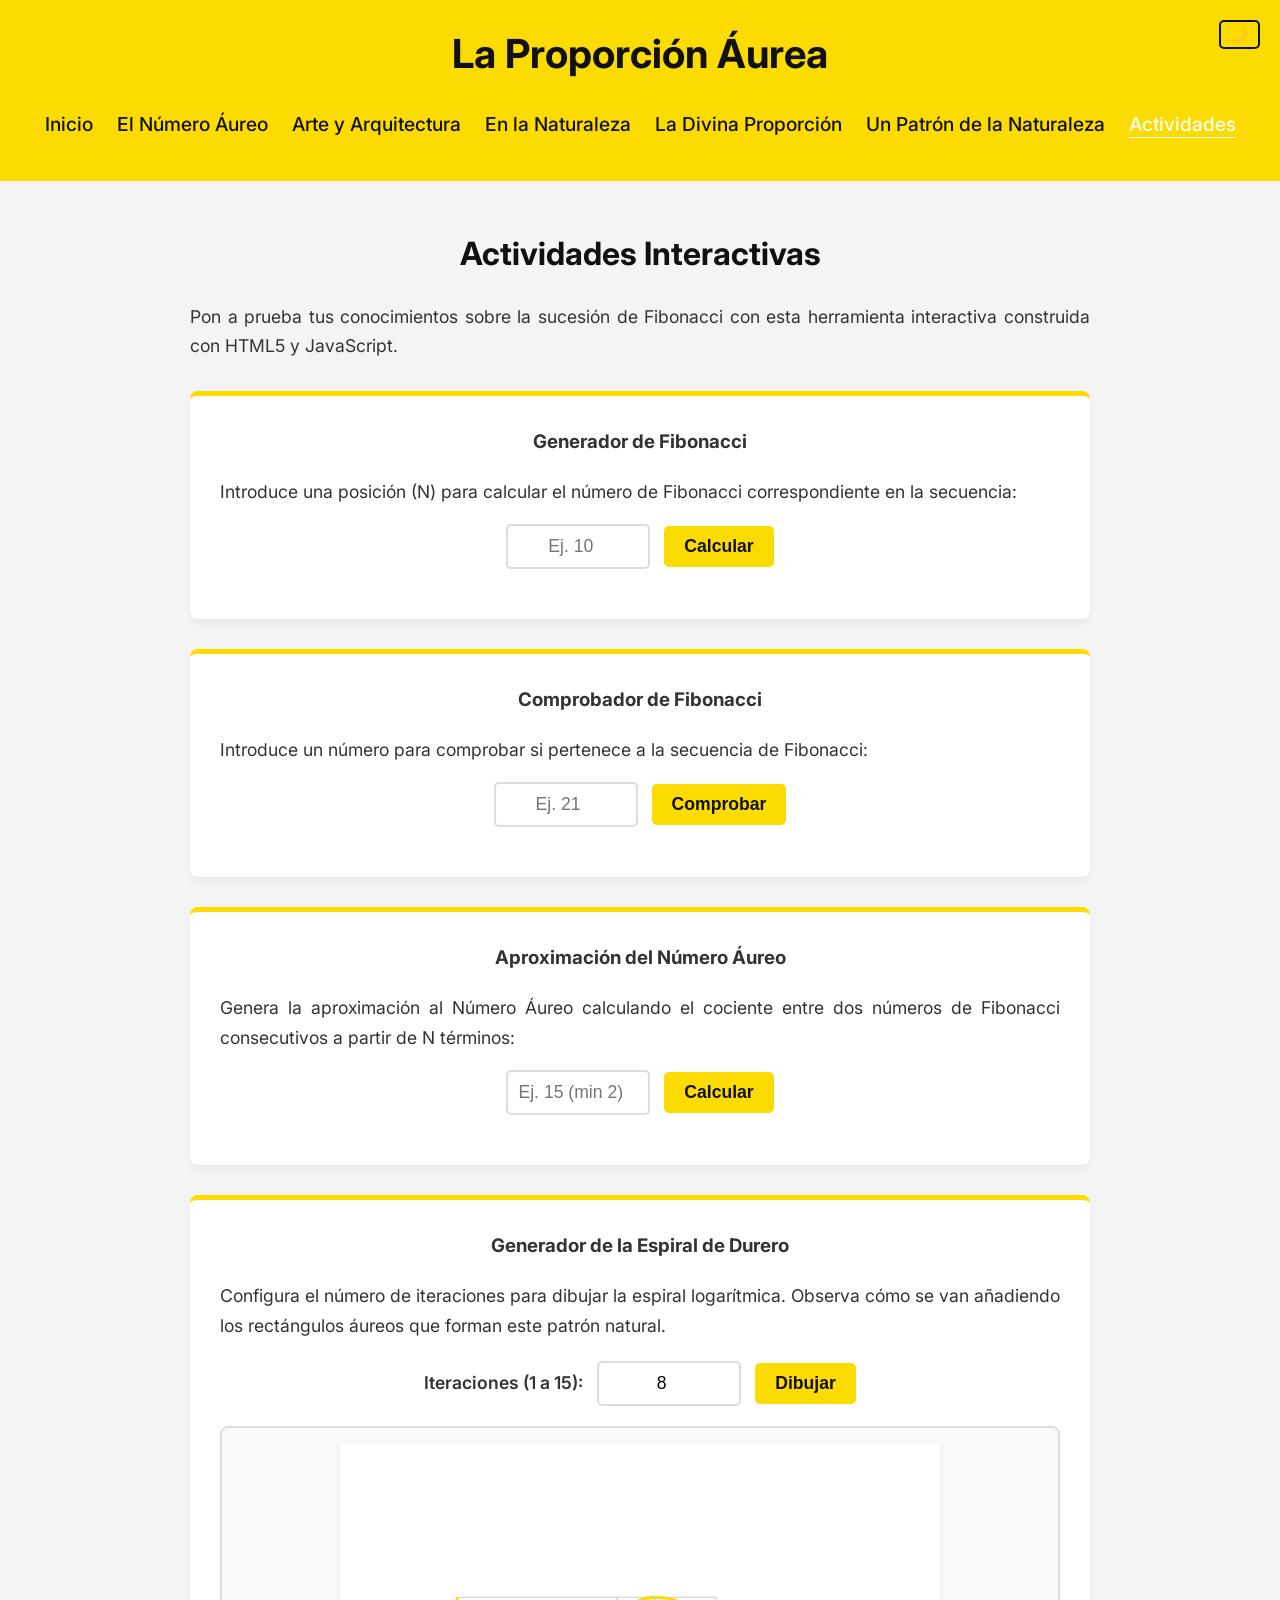
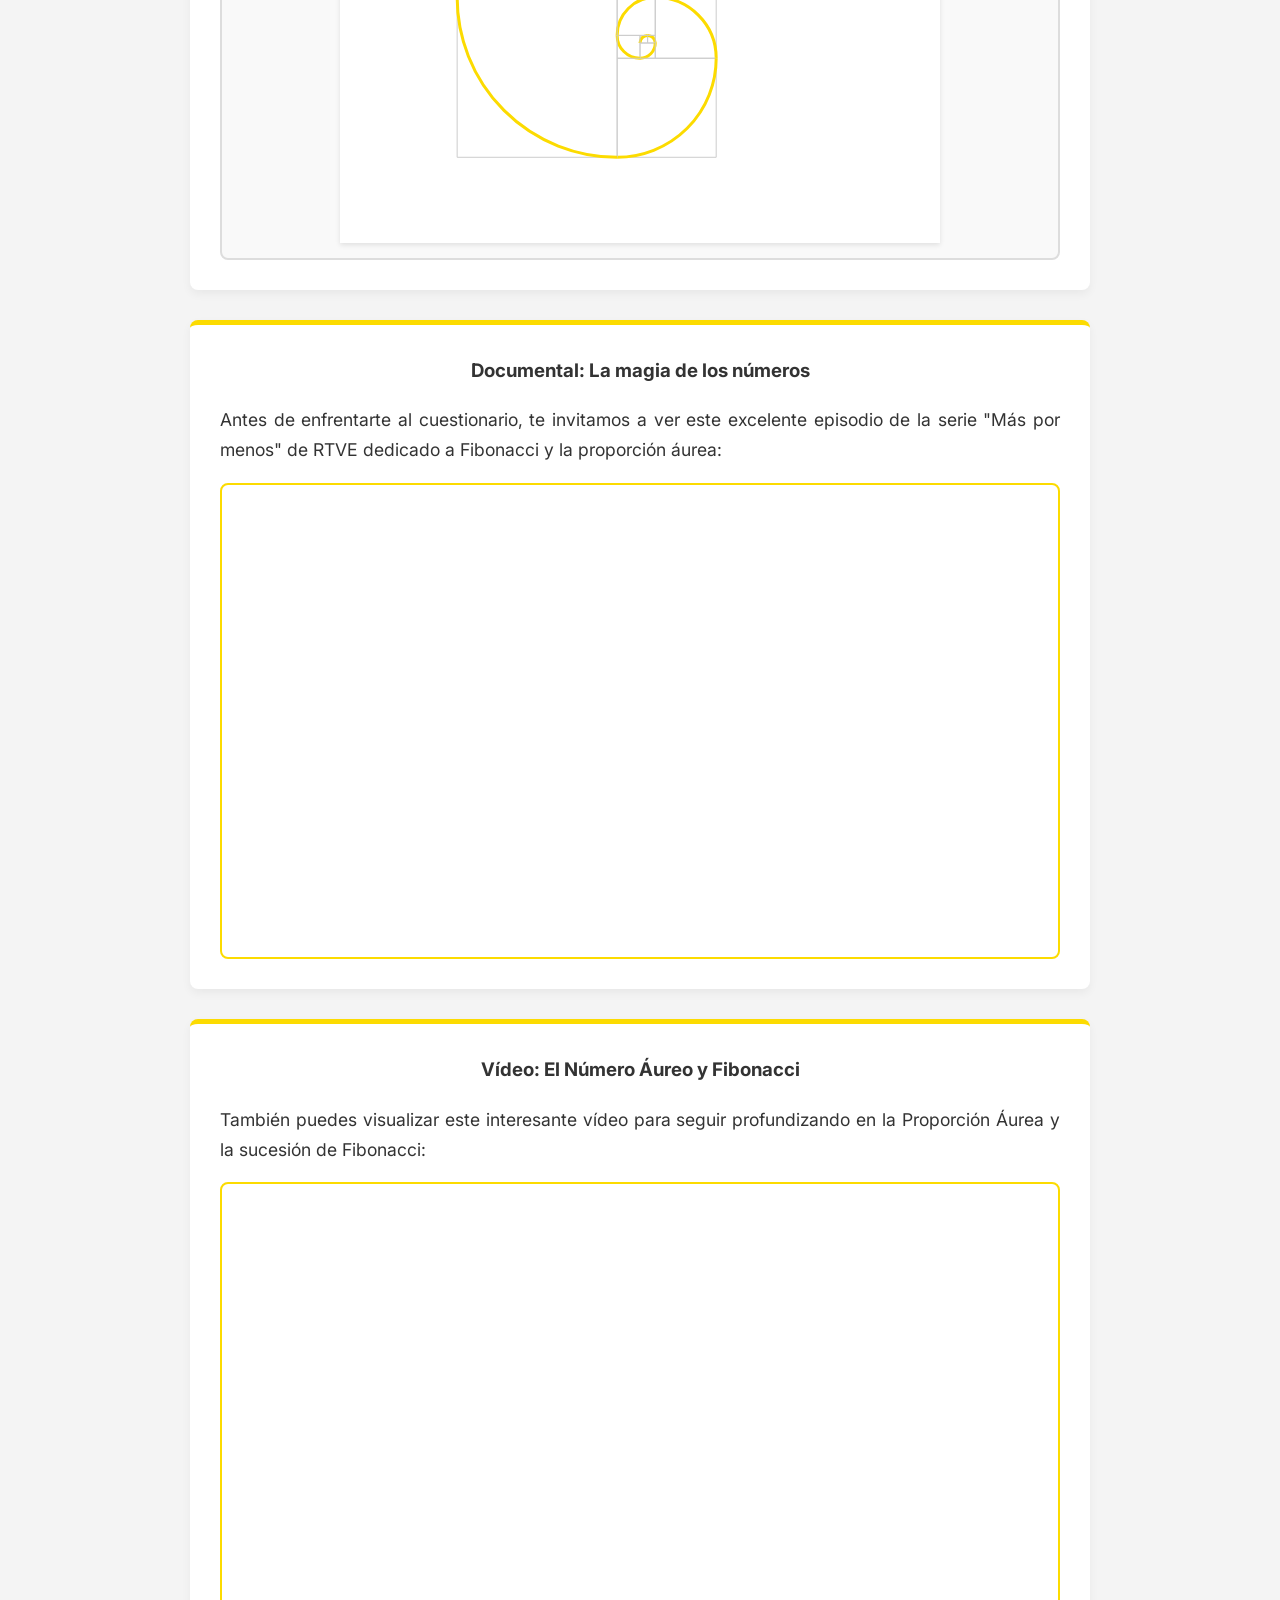
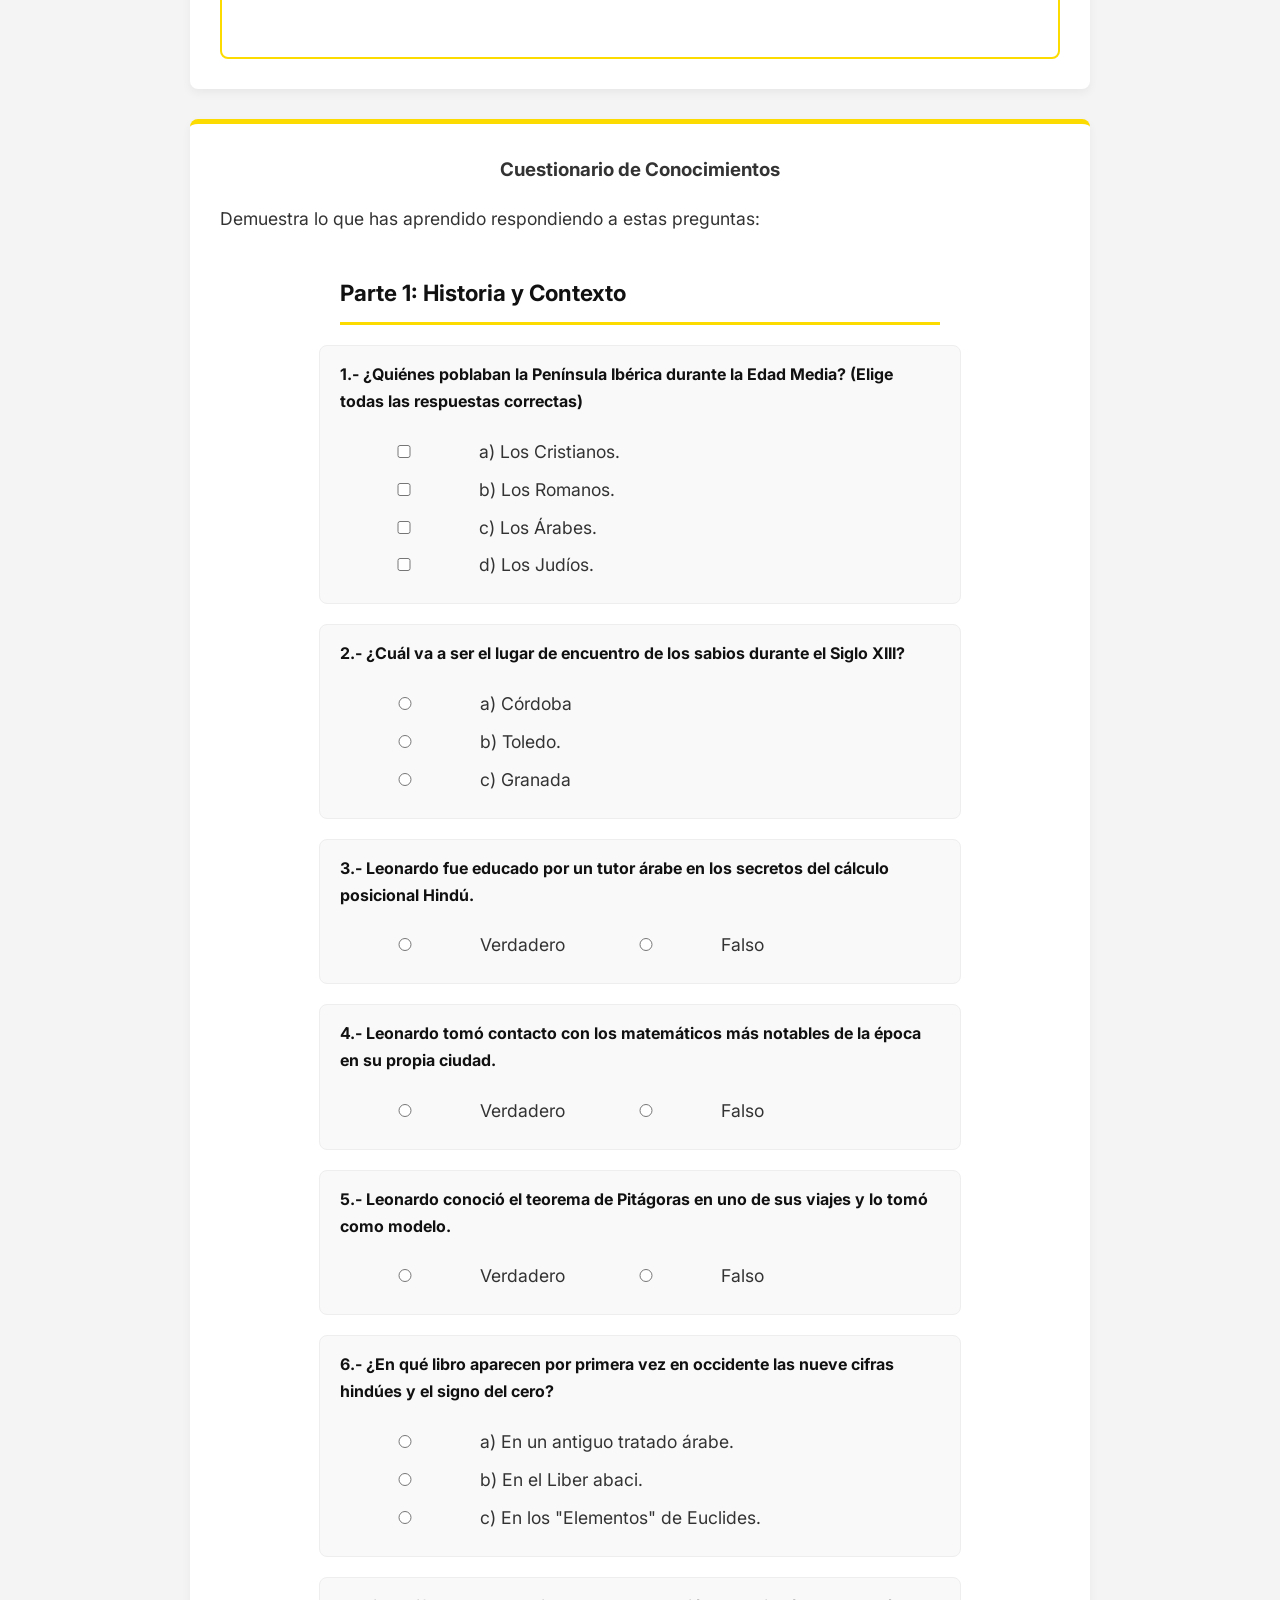
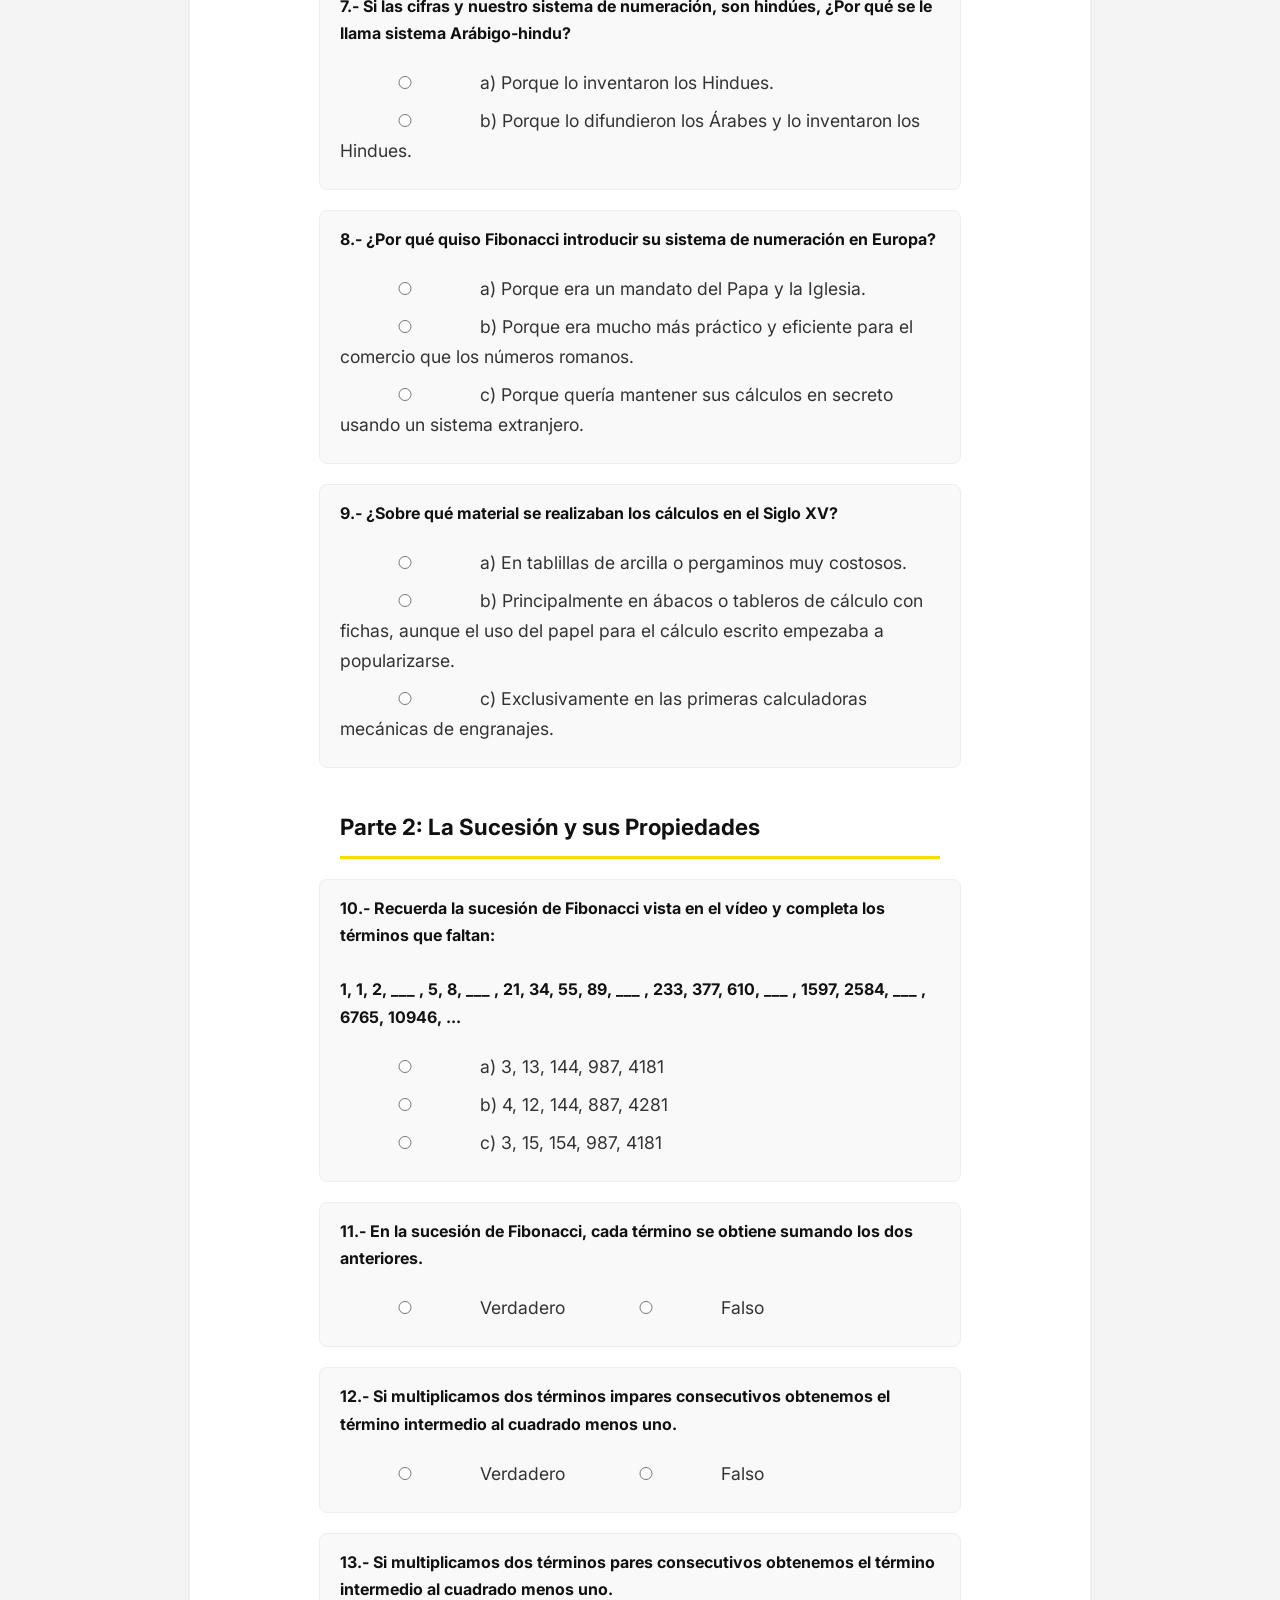
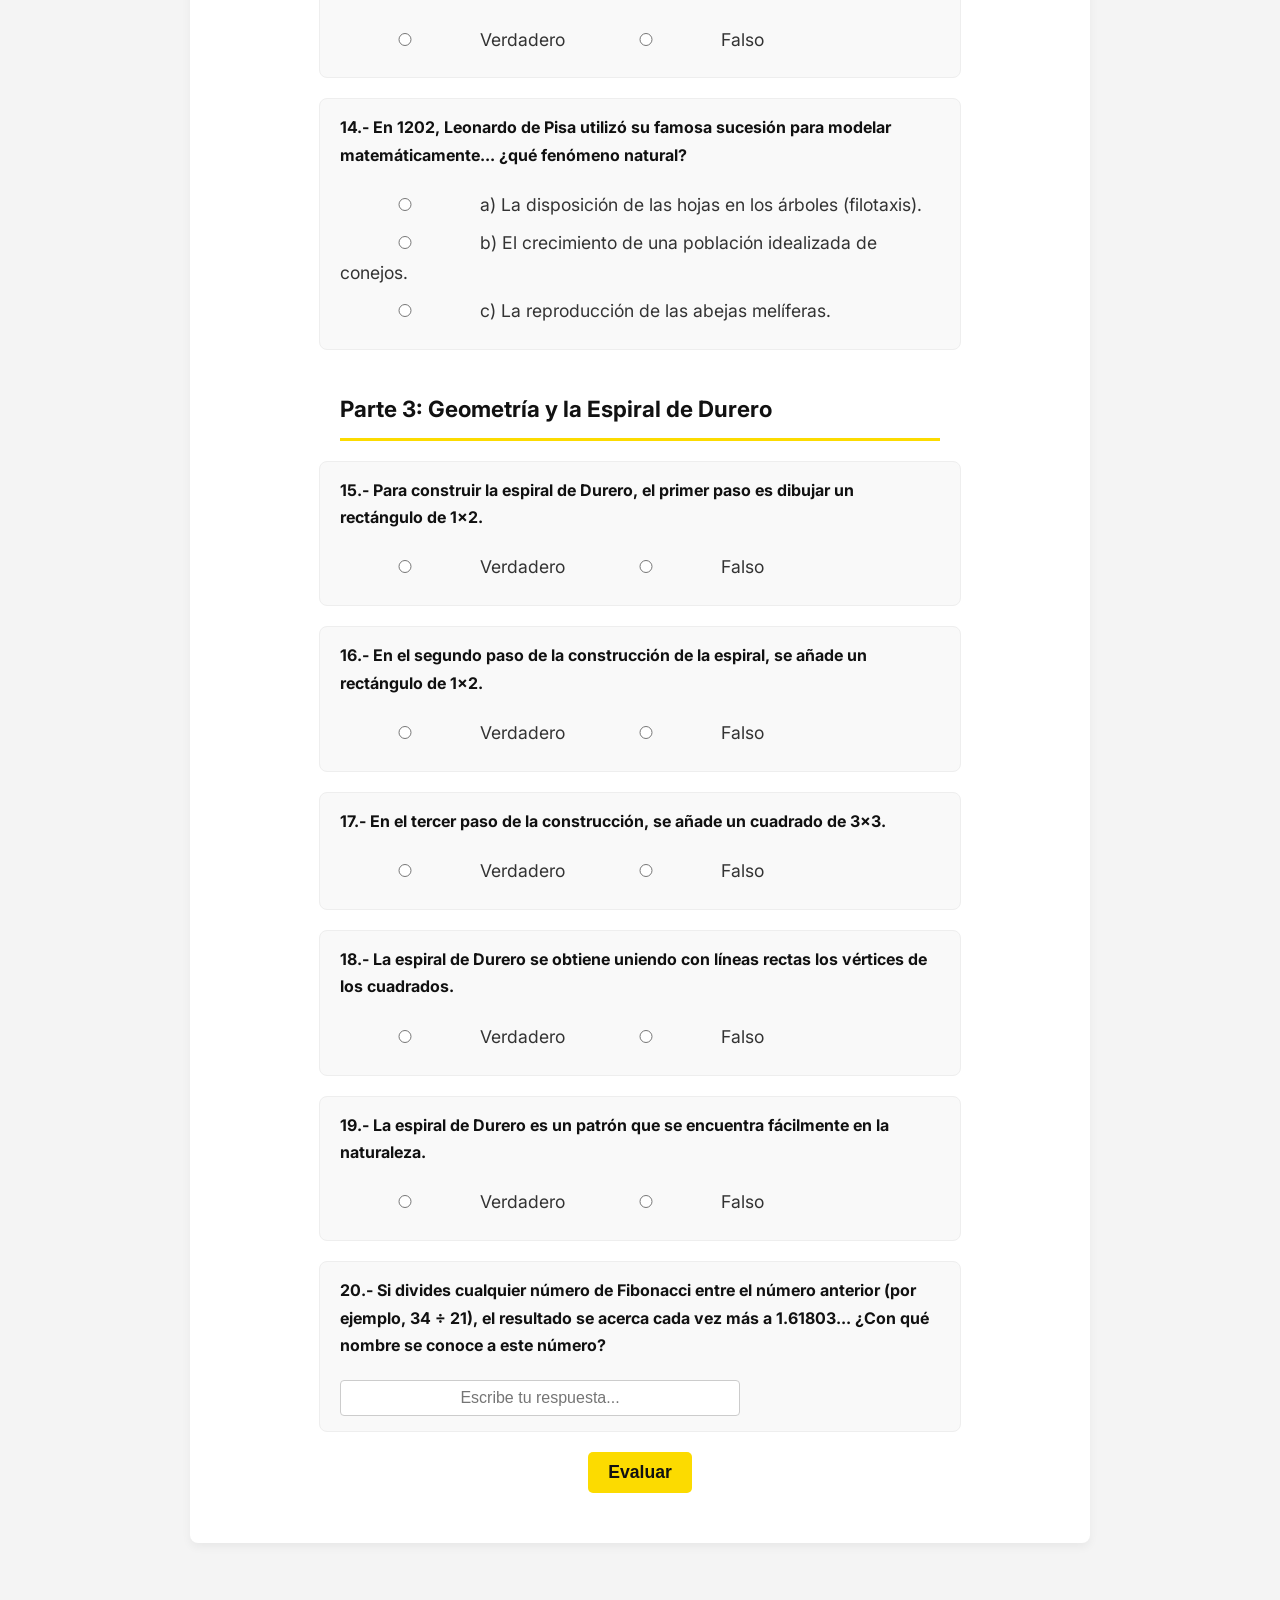
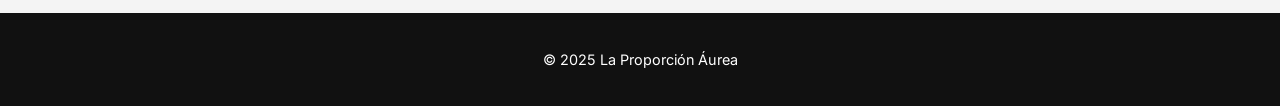
<file: actividades.html>
<!DOCTYPE html>
<html lang="es">
<head>
    <meta charset="UTF-8">
    <meta name="viewport" content="width=device-width, initial-scale=1.0">
    <title>Actividades - La Proporción Áurea</title>
    <link rel="preconnect" href="https://fonts.googleapis.com">
    <link rel="preconnect" href="https://fonts.gstatic.com" crossorigin>
    <link href="https://fonts.googleapis.com/css2?family=Inter:wght@400;500;600;700&display=swap" rel="stylesheet">
    <link rel="stylesheet" href="styles.css">
</head>
<body>
    <header>
        <h1>La Proporción Áurea</h1>
        <button id="darkModeToggle" class="dark-mode-toggle">🌙</button>
        <input type="checkbox" id="menu-toggle" class="menu-toggle">
        <label for="menu-toggle" class="menu-icon">&#9776;</label>
        <nav>
            <ul>
                <li><a href="index.html">Inicio</a></li>
                <li><a href="numero_aureo.html">El Número Áureo</a></li>
                <li><a href="arte_arquitectura.html">Arte y Arquitectura</a></li>
                <li><a href="naturaleza.html">En la Naturaleza</a></li>
                <li><a href="divina_proporcion.html">La Divina Proporción</a></li>
                <li><a href="patron_naturaleza.html">Un Patrón de la Naturaleza</a></li>
                <li><a href="actividades.html" class="active">Actividades</a></li>
            </ul>
        </nav>
    </header>
    <main>
        <section>
            <h2>Actividades Interactivas</h2>
            <p>Pon a prueba tus conocimientos sobre la sucesión de Fibonacci con esta herramienta interactiva construida con HTML5 y JavaScript.</p>
            
            <div class="activity-box">
                <h3>Generador de Fibonacci</h3>
                <p>Introduce una posición (N) para calcular el número de Fibonacci correspondiente en la secuencia:</p>
                <input type="number" id="fiboInput" min="0" max="1000" placeholder="Ej. 10">
                <button onclick="calcularFibonacci()">Calcular</button>
                <div id="activity-result" aria-live="polite"></div>
            </div>

            <div class="activity-box">
                <h3>Comprobador de Fibonacci</h3>
                <p>Introduce un número para comprobar si pertenece a la secuencia de Fibonacci:</p>
                <input type="number" id="checkFiboInput" min="0" placeholder="Ej. 21">
                <button onclick="comprobarFibonacci()">Comprobar</button>
                <div id="check-fibo-result" aria-live="polite"></div>
            </div>

            <div class="activity-box">
                <h3>Aproximación del Número Áureo</h3>
                <p>Genera la aproximación al Número Áureo calculando el cociente entre dos números de Fibonacci consecutivos a partir de N términos:</p>
                <input type="number" id="goldenRatioInput" min="2" max="1000" placeholder="Ej. 15 (min 2)">
                <button onclick="aproximarNumeroAureo()">Calcular</button>
                <div id="golden-ratio-result" aria-live="polite"></div>
            </div>

            <div class="activity-box" id="spiral-activity">
                <h3>Generador de la Espiral de Durero</h3>
                <p>Configura el número de iteraciones para dibujar la espiral logarítmica. Observa cómo se van añadiendo los rectángulos áureos que forman este patrón natural.</p>
                
                <div style="margin: 20px 0;">
                    <label for="spiralInput" style="font-weight: 600; font-size: 1.1em; margin-right: 10px;">Iteraciones (1 a 15):</label>
                    <input type="number" id="spiralInput" min="1" max="15" value="8" onchange="dibujarEspiral()">
                    <button onclick="dibujarEspiral()">Dibujar</button>
                </div>
                
                <div style="background-color: #f9f9f9; border: 2px solid #ddd; border-radius: 8px; overflow: hidden; max-width: 100%; display: flex; justify-content: center; align-items: center; padding: 15px; box-sizing: border-box;">
                    <canvas id="spiralCanvas" width="600" height="400" style="max-width: 100%; height: auto; background-color: #fff; box-shadow: 0 2px 5px rgba(0,0,0,0.1);"></canvas>
                </div>
            </div>

            <div class="activity-box">
                <h3>Documental: La magia de los números</h3>
                <p>Antes de enfrentarte al cuestionario, te invitamos a ver este excelente episodio de la serie "Más por menos" de RTVE dedicado a Fibonacci y la proporción áurea:</p>
                <div style="position: relative; padding-bottom: 56.25%; height: 0; overflow: hidden; border-radius: 8px; margin-top: 15px; border: 2px solid #fcdb00;">
                    <iframe src="https://www.rtve.es/drmn/embed/video/1291572" style="position: absolute; top: 0; left: 0; width: 100%; height: 100%; border: 0;" allowfullscreen></iframe>
                </div>
            </div>

            <div class="activity-box">
                <h3>Vídeo: El Número Áureo y Fibonacci</h3>
                <p>También puedes visualizar este interesante vídeo para seguir profundizando en la Proporción Áurea y la sucesión de Fibonacci:</p>
                <div style="position: relative; padding-bottom: 56.25%; height: 0; overflow: hidden; border-radius: 8px; margin-top: 15px; border: 2px solid #fcdb00;">
                    <iframe src="https://www.youtube-nocookie.com/embed/B6ztvqvZTsk" style="position: absolute; top: 0; left: 0; width: 100%; height: 100%; border: 0;" allowfullscreen></iframe>
                </div>
            </div>

            <div class="activity-box">
                <h3>Cuestionario de Conocimientos</h3>
                <p>Demuestra lo que has aprendido respondiendo a estas preguntas:</p>
                
                <h4 class="quiz-section-title">Parte 1: Historia y Contexto</h4>

                <div class="quiz-question">
                    <h4>1.- ¿Quiénes poblaban la Península Ibérica durante la Edad Media? (Elige todas las respuestas correctas)</h4>
                    <label><input type="checkbox" value="a" class="q1"> a) Los Cristianos.</label><br>
                    <label><input type="checkbox" value="b" class="q1"> b) Los Romanos.</label><br>
                    <label><input type="checkbox" value="c" class="q1"> c) Los Árabes.</label><br>
                    <label><input type="checkbox" value="d" class="q1"> d) Los Judíos.</label>
                </div>

                <div class="quiz-question">
                    <h4>2.- ¿Cuál va a ser el lugar de encuentro de los sabios durante el Siglo XIII?</h4>
                    <label><input type="radio" name="q2" value="a"> a) Córdoba</label><br>
                    <label><input type="radio" name="q2" value="b"> b) Toledo.</label><br>
                    <label><input type="radio" name="q2" value="c"> c) Granada</label>
                </div>

                <div class="quiz-question">
                    <h4>3.- Leonardo fue educado por un tutor árabe en los secretos del cálculo posicional Hindú.</h4>
                    <label><input type="radio" name="q3" value="v"> Verdadero</label>&nbsp;&nbsp;&nbsp;
                    <label><input type="radio" name="q3" value="f"> Falso</label>
                </div>

                <div class="quiz-question">
                    <h4>4.- Leonardo tomó contacto con los matemáticos más notables de la época en su propia ciudad.</h4>
                    <label><input type="radio" name="q4" value="v"> Verdadero</label>&nbsp;&nbsp;&nbsp;
                    <label><input type="radio" name="q4" value="f"> Falso</label>
                </div>

                <div class="quiz-question">
                    <h4>5.- Leonardo conoció el teorema de Pitágoras en uno de sus viajes y lo tomó como modelo.</h4>
                    <label><input type="radio" name="q5" value="v"> Verdadero</label>&nbsp;&nbsp;&nbsp;
                    <label><input type="radio" name="q5" value="f"> Falso</label>
                </div>

                <div class="quiz-question">
                    <h4>6.- ¿En qué libro aparecen por primera vez en occidente las nueve cifras hindúes y el signo del cero?</h4>
                    <label><input type="radio" name="q6" value="a"> a) En un antiguo tratado árabe.</label><br>
                    <label><input type="radio" name="q6" value="b"> b) En el Liber abaci.</label><br>
                    <label><input type="radio" name="q6" value="c"> c) En los "Elementos" de Euclides.</label>
                </div>

                <div class="quiz-question">
                    <h4>7.- Si las cifras y nuestro sistema de numeración, son hindúes, ¿Por qué se le llama sistema Arábigo-hindu?</h4>
                    <label><input type="radio" name="q7" value="a"> a) Porque lo inventaron los Hindues.</label><br>
                    <label><input type="radio" name="q7" value="b"> b) Porque lo difundieron los Árabes y lo inventaron los Hindues.</label>
                </div>

                <div class="quiz-question">
                    <h4>8.- ¿Por qué quiso Fibonacci introducir su sistema de numeración en Europa?</h4>
                    <label><input type="radio" name="q8" value="a"> a) Porque era un mandato del Papa y la Iglesia.</label><br>
                    <label><input type="radio" name="q8" value="b"> b) Porque era mucho más práctico y eficiente para el comercio que los números romanos.</label><br>
                    <label><input type="radio" name="q8" value="c"> c) Porque quería mantener sus cálculos en secreto usando un sistema extranjero.</label>
                </div>

                <div class="quiz-question">
                    <h4>9.- ¿Sobre qué material se realizaban los cálculos en el Siglo XV?</h4>
                    <label><input type="radio" name="q9" value="a"> a) En tablillas de arcilla o pergaminos muy costosos.</label><br>
                    <label><input type="radio" name="q9" value="b"> b) Principalmente en ábacos o tableros de cálculo con fichas, aunque el uso del papel para el cálculo escrito empezaba a popularizarse.</label><br>
                    <label><input type="radio" name="q9" value="c"> c) Exclusivamente en las primeras calculadoras mecánicas de engranajes.</label>
                </div>

                <h4 class="quiz-section-title">Parte 2: La Sucesión y sus Propiedades</h4>

                <div class="quiz-question">
                    <h4>10.- Recuerda la sucesión de Fibonacci vista en el vídeo y completa los términos que faltan:<br><br>1, 1, 2, ___ , 5, 8, ___ , 21, 34, 55, 89, ___ , 233, 377, 610, ___ , 1597, 2584, ___ , 6765, 10946, ...</h4>
                    <label><input type="radio" name="q10" value="a"> a) 3, 13, 144, 987, 4181</label><br>
                    <label><input type="radio" name="q10" value="b"> b) 4, 12, 144, 887, 4281</label><br>
                    <label><input type="radio" name="q10" value="c"> c) 3, 15, 154, 987, 4181</label>
                </div>

                <div class="quiz-question">
                    <h4>11.- En la sucesión de Fibonacci, cada término se obtiene sumando los dos anteriores.</h4>
                    <label><input type="radio" name="q11" value="v"> Verdadero</label>&nbsp;&nbsp;&nbsp;
                    <label><input type="radio" name="q11" value="f"> Falso</label>
                </div>

                <div class="quiz-question">
                    <h4>12.- Si multiplicamos dos términos impares consecutivos obtenemos el término intermedio al cuadrado menos uno.</h4>
                    <label><input type="radio" name="q12" value="v"> Verdadero</label>&nbsp;&nbsp;&nbsp;
                    <label><input type="radio" name="q12" value="f"> Falso</label>
                </div>

                <div class="quiz-question">
                    <h4>13.- Si multiplicamos dos términos pares consecutivos obtenemos el término intermedio al cuadrado menos uno.</h4>
                    <label><input type="radio" name="q13" value="v"> Verdadero</label>&nbsp;&nbsp;&nbsp;
                    <label><input type="radio" name="q13" value="f"> Falso</label>
                </div>

                <div class="quiz-question">
                    <h4>14.- En 1202, Leonardo de Pisa utilizó su famosa sucesión para modelar matemáticamente... ¿qué fenómeno natural?</h4>
                    <label><input type="radio" name="q14" value="a"> a) La disposición de las hojas en los árboles (filotaxis).</label><br>
                    <label><input type="radio" name="q14" value="b"> b) El crecimiento de una población idealizada de conejos.</label><br>
                    <label><input type="radio" name="q14" value="c"> c) La reproducción de las abejas melíferas.</label>
                </div>

                <h4 class="quiz-section-title">Parte 3: Geometría y la Espiral de Durero</h4>

                <div class="quiz-question">
                    <h4>15.- Para construir la espiral de Durero, el primer paso es dibujar un rectángulo de 1x2.</h4>
                    <label><input type="radio" name="q15" value="v"> Verdadero</label>&nbsp;&nbsp;&nbsp;
                    <label><input type="radio" name="q15" value="f"> Falso</label>
                </div>

                <div class="quiz-question">
                    <h4>16.- En el segundo paso de la construcción de la espiral, se añade un rectángulo de 1x2.</h4>
                    <label><input type="radio" name="q16" value="v"> Verdadero</label>&nbsp;&nbsp;&nbsp;
                    <label><input type="radio" name="q16" value="f"> Falso</label>
                </div>

                <div class="quiz-question">
                    <h4>17.- En el tercer paso de la construcción, se añade un cuadrado de 3x3.</h4>
                    <label><input type="radio" name="q17" value="v"> Verdadero</label>&nbsp;&nbsp;&nbsp;
                    <label><input type="radio" name="q17" value="f"> Falso</label>
                </div>

                <div class="quiz-question">
                    <h4>18.- La espiral de Durero se obtiene uniendo con líneas rectas los vértices de los cuadrados.</h4>
                    <label><input type="radio" name="q18" value="v"> Verdadero</label>&nbsp;&nbsp;&nbsp;
                    <label><input type="radio" name="q18" value="f"> Falso</label>
                </div>

                <div class="quiz-question">
                    <h4>19.- La espiral de Durero es un patrón que se encuentra fácilmente en la naturaleza.</h4>
                    <label><input type="radio" name="q19" value="v"> Verdadero</label>&nbsp;&nbsp;&nbsp;
                    <label><input type="radio" name="q19" value="f"> Falso</label>
                </div>

                <div class="quiz-question">
                    <h4>20.- Si divides cualquier número de Fibonacci entre el número anterior (por ejemplo, 34 &divide; 21), el resultado se acerca cada vez más a 1.61803... ¿Con qué nombre se conoce a este número?</h4>
                    <input type="text" id="q20" placeholder="Escribe tu respuesta..." style="padding: 8px; font-size: 1em; border: 1px solid #ccc; border-radius: 4px; width: 90%; max-width: 400px; box-sizing: border-box;">
                </div>

                <button onclick="evaluarQuiz()">Evaluar</button>
                <div id="quiz-result"></div>
            </div>
        </section>
    </main>
    <footer>
        <p>© 2025 La Proporción Áurea</p>
    </footer>
    <a href="#" class="back-to-top" title="Volver arriba">↑</a>
    <script src="script.js"></script>
    <script src="js/actividades.js"></script>
</body>
</file>
<file: styles.css>
<<<<<<< HEAD
html {
    scroll-behavior: smooth;
}

body {
    font-family: 'Inter', sans-serif;
    margin: 0;
    padding: 0;
    background-color: var(--bg-color, #f4f4f4);
    color: var(--text-color, #333);
    line-height: 1.7;
    transition: background-color 0.3s, color 0.3s;
}
header {
    background-color: var(--header-bg, #fcdb00);
    padding: 20px;
    text-align: center;
    position: relative;
    transition: background-color 0.3s;
}
header h1 {
    margin: 0;
    font-size: 2.5em;
    color: var(--header-text, #111);
}

/* Variables para el Dark Mode */
body.dark-mode {
    --bg-color: #1a1a1a;
    --text-color: #e0e0e0;
    --header-bg: #222;
    --header-text: #fcdb00;
    --activity-bg: #2d2d2d;
    --nav-text: #fcdb00;
}

body.dark-mode section h2,
body.dark-mode .quiz-section-title,
body.dark-mode .quiz-question h4,
body.dark-mode .activity-box h3,
body.dark-mode #quiz-result h4 {
    color: #fcdb00 !important;
}

body.dark-mode section p {
    color: #ccc;
}

body.dark-mode nav ul li a {
    color: var(--nav-text);
}
body.dark-mode nav ul li a.active {
    color: #fff;
}
body.dark-mode nav ul li a:hover {
    color: #fff;
}
body.dark-mode .activity-box,
body.dark-mode .quiz-question {
    background: var(--activity-bg);
    color: #e0e0e0;
    border-color: #444;
}

/* Botón Dark Mode */
.dark-mode-toggle {
    position: absolute;
    top: 20px;
    right: 20px;
    background: transparent;
    border: 2px solid var(--header-text, #111);
    color: var(--header-text, #111);
    padding: 5px 10px;
    border-radius: 5px;
    cursor: pointer;
    font-weight: bold;
    transition: all 0.3s;
}
.dark-mode-toggle:hover {
    background: var(--header-text, #111);
    color: var(--header-bg, #fcdb00);
}
body.dark-mode .dark-mode-toggle {
    border-color: #fcdb00;
    color: #fcdb00;
}
body.dark-mode .dark-mode-toggle:hover {
    background: #fcdb00;
    color: #222;
}

main {
    padding: 20px;
    max-width: 900px;
    margin: auto;
}
section {
    margin-bottom: 50px;
}
section h2 {
    font-size: 2em;
    color: #111;
    margin-bottom: 20px;
    text-align: center;
}
section p {
    font-size: 1.1em;
    color: #333;
    text-align: justify;
}
.golden-ratio {
    font-size: 1.5em;
    color: #fcdb00;
    font-weight: bold;
}
.image-container {
    display: flex;
    justify-content: center;
    margin-top: 20px;
    width: 100%;
    overflow: hidden;
}
.image-container img {
    max-width: 100%;
    height: auto;
    border: 5px solid #fcdb00;
    border-radius: 8px;
    display: block;
}
footer {
    background-color: #111;
    color: #fff;
    padding: 20px;
    text-align: center;
    font-size: 0.9em;
}
nav ul {
    list-style: none;
    padding: 0;
    margin: 20px 0;
    text-align: center;
}
nav ul li {
    display: inline;
    margin: 0 10px;
}
nav ul li a {
    color: #111;
    text-decoration: none;
    font-size: 1.2em;
    font-weight: 500;
}
nav ul li a:hover {
    color: #fff;
}

.menu-toggle {
    display: none;
}
.menu-icon {
    display: none;
}

@media (max-width: 600px) {
    header h1 {
        font-size: 2em;
    }
    section h2 {
        font-size: 1.5em;
    }
    section p {
        font-size: 1em;
    }
        .menu-icon {
            display: block;
            font-size: 2em;
            cursor: pointer;
            margin-top: 10px;
            user-select: none;
        }
        nav ul {
            display: none; /* Oculta el menú por defecto en móviles */
        }
        .menu-toggle:checked ~ nav ul {
            display: block; /* Muestra el menú al tocar el icono */
        }
    nav ul li {
        display: block;
            margin: 15px 0;
    }
    .image-container {
        max-width: 100%;
    }
    .image-container img {
        max-width: 100%;
        height: auto;
    }

    /* Mejoras para las cajas interactivas en móviles */
    .activity-box {
        padding: 20px 15px;
    }
    .activity-box input {
        width: 100%;
        margin: 0 0 10px 0;
        box-sizing: border-box;
    }
    .activity-box button {
        width: 100%;
    }
}

nav ul li a.active {
    color: #fff;
    text-decoration: underline;
    text-underline-offset: 6px; /* Separa un poco el subrayado del texto */
}

.back-to-top {
    position: fixed;
    bottom: 20px;
    right: 20px;
    background-color: #fcdb00;
    color: #111;
    text-decoration: none;
    padding: 10px 15px;
    border-radius: 5px;
    font-weight: bold;
    box-shadow: 0 2px 5px rgba(0,0,0,0.3);
    transition: background-color 0.3s, transform 0.3s, opacity 0.3s, visibility 0.3s;
    opacity: 0;
    visibility: hidden;
}
.back-to-top.show {
    opacity: 1;
    visibility: visible;
}
.back-to-top:hover {
    background-color: #111;
    color: #fff;
    transform: translateY(-3px);
}

/* Estilos para las actividades interactivas */
.activity-box {
    background: #fff;
    padding: 30px;
    border-radius: 8px;
    box-shadow: 0 4px 10px rgba(0,0,0,0.05);
    margin-top: 30px;
    text-align: center;
    border-top: 5px solid #fcdb00;
}
.activity-box h3 {
    margin-top: 0;
}
.activity-box input {
    padding: 10px;
    font-size: 1.1em;
    margin-right: 10px;
    border: 2px solid #ddd;
    border-radius: 5px;
    width: 120px;
    text-align: center;
}
.activity-box button {
    padding: 10px 20px;
    font-size: 1.1em;
    background-color: #fcdb00;
    color: #111;
    border: none;
    border-radius: 5px;
    cursor: pointer;
    font-weight: bold;
    transition: background-color 0.3s, color 0.3s;
}
.activity-box button:hover {
    background-color: #111;
    color: #fff;
}
#activity-result,
#check-fibo-result,
#golden-ratio-result {
    margin-top: 20px;
    font-size: 1.2em;
    transition: opacity 0.5s ease, transform 0.5s ease;
    opacity: 1;
    transform: translateY(0);
}

#activity-result.hidden,
#check-fibo-result.hidden,
#golden-ratio-result.hidden {
    opacity: 0;
    transform: translateY(-10px);
    pointer-events: none;
}

.error-message {
    color: #d32f2f;
    font-weight: bold;
}

/* Estilos para el cuestionario (quiz) */
.quiz-question {
    text-align: left;
    margin: 20px auto;
    max-width: 600px;
    background-color: #f9f9f9;
    padding: 15px 20px;
    border-radius: 8px;
    border: 1px solid #eee;
}
.quiz-question h4 {
    margin-top: 0;
    color: #111;
}
.quiz-question label {
    display: inline-block;
    margin-bottom: 8px;
    cursor: pointer;
    font-size: 1.1em;
}
#quiz-result {
    margin-top: 20px;
    text-align: left;
    max-width: 600px;
    margin-left: auto;
    margin-right: auto;
}

.quiz-section-title {
    font-size: 1.4em;
    color: #111;
    border-bottom: 3px solid #fcdb00;
    margin: 40px auto 20px auto;
    padding-bottom: 10px;
    max-width: 600px;
    text-align: left;
}

.correct-answer {
    color: #2e7d32; /* Verde oscuro */
}
.incorrect-answer {
    color: #d32f2f; /* Rojo oscuro */
=======
html {
    scroll-behavior: smooth;
}

body {
    font-family: 'Inter', sans-serif;
    margin: 0;
    padding: 0;
    background-color: #f4f4f4;
    color: #333;
    line-height: 1.7;
}
header {
    background-color: #fcdb00;
    padding: 20px;
    text-align: center;
}
header h1 {
    margin: 0;
    font-size: 2.5em;
    color: #111;
}
main {
    padding: 20px;
    max-width: 900px;
    margin: auto;
}
section {
    margin-bottom: 50px;
}
section h2 {
    font-size: 2em;
    color: #111;
    margin-bottom: 20px;
    text-align: center;
}
section p {
    font-size: 1.1em;
    color: #333;
    text-align: justify;
}
.golden-ratio {
    font-size: 1.5em;
    color: #fcdb00;
    font-weight: bold;
}
.image-container {
    display: flex;
    justify-content: center;
    margin-top: 20px;
    width: 100%;
    overflow: hidden;
}
.image-container img {
    max-width: 100%;
    height: auto;
    border: 5px solid #fcdb00;
    border-radius: 8px;
    display: block;
}
footer {
    background-color: #111;
    color: #fff;
    padding: 20px;
    text-align: center;
    font-size: 0.9em;
}
nav ul {
    list-style: none;
    padding: 0;
    margin: 20px 0;
    text-align: center;
}
nav ul li {
    display: inline;
    margin: 0 10px;
}
nav ul li a {
    color: #111;
    text-decoration: none;
    font-size: 1.2em;
    font-weight: 500;
}
nav ul li a:hover {
    color: #fff;
}

.menu-toggle {
    display: none;
}
.menu-icon {
    display: none;
}

@media (max-width: 600px) {
    header h1 {
        font-size: 2em;
    }
    section h2 {
        font-size: 1.5em;
    }
    section p {
        font-size: 1em;
    }
        .menu-icon {
            display: block;
            font-size: 2em;
            cursor: pointer;
            margin-top: 10px;
            user-select: none;
        }
        nav ul {
            display: none; /* Oculta el menú por defecto en móviles */
        }
        .menu-toggle:checked ~ nav ul {
            display: block; /* Muestra el menú al tocar el icono */
        }
    nav ul li {
        display: block;
            margin: 15px 0;
    }
    .image-container {
        max-width: 100%;
    }
    .image-container img {
        max-width: 100%;
        height: auto;
    }
}

nav ul li a.active {
    color: #fff;
    text-decoration: underline;
    text-underline-offset: 6px; /* Separa un poco el subrayado del texto */
}

.back-to-top {
    position: fixed;
    bottom: 20px;
    right: 20px;
    background-color: #fcdb00;
    color: #111;
    text-decoration: none;
    padding: 10px 15px;
    border-radius: 5px;
    font-weight: bold;
    box-shadow: 0 2px 5px rgba(0,0,0,0.3);
    transition: background-color 0.3s, transform 0.3s, opacity 0.3s, visibility 0.3s;
    opacity: 0;
    visibility: hidden;
}
.back-to-top.show {
    opacity: 1;
    visibility: visible;
}
.back-to-top:hover {
    background-color: #111;
    color: #fff;
    transform: translateY(-3px);
}

/* Estilos para las actividades interactivas */
.activity-box {
    background: #fff;
    padding: 30px;
    border-radius: 8px;
    box-shadow: 0 4px 10px rgba(0,0,0,0.05);
    margin-top: 30px;
    text-align: center;
    border-top: 5px solid #fcdb00;
}
.activity-box h3 {
    margin-top: 0;
}
.activity-box input {
    padding: 10px;
    font-size: 1.1em;
    margin-right: 10px;
    border: 2px solid #ddd;
    border-radius: 5px;
    width: 120px;
    text-align: center;
}
.activity-box button {
    padding: 10px 20px;
    font-size: 1.1em;
    background-color: #fcdb00;
    color: #111;
    border: none;
    border-radius: 5px;
    cursor: pointer;
    font-weight: bold;
    transition: background-color 0.3s, color 0.3s;
}
.activity-box button:hover {
    background-color: #111;
    color: #fff;
}
#activity-result {
    margin-top: 20px;
    font-size: 1.2em;
}

/* Estilos para el cuestionario (quiz) */
.quiz-question {
    text-align: left;
    margin: 20px auto;
    max-width: 600px;
    background-color: #f9f9f9;
    padding: 15px 20px;
    border-radius: 8px;
    border: 1px solid #eee;
}
.quiz-question h4 {
    margin-top: 0;
    color: #111;
}
.quiz-question label {
    display: inline-block;
    margin-bottom: 8px;
    cursor: pointer;
    font-size: 1.1em;
}
#quiz-result {
    margin-top: 20px;
    text-align: left;
    max-width: 600px;
    margin-left: auto;
    margin-right: auto;
}

.quiz-section-title {
    font-size: 1.4em;
    color: #111;
    border-bottom: 3px solid #fcdb00;
    margin: 40px auto 20px auto;
    padding-bottom: 10px;
    max-width: 600px;
    text-align: left;
}

.correct-answer {
    color: #2e7d32; /* Verde oscuro */
}
.incorrect-answer {
    color: #d32f2f; /* Rojo oscuro */
>>>>>>> 5a99c22e9d936fff3173f8dfd6e4acbeec63b255
}
</file>
